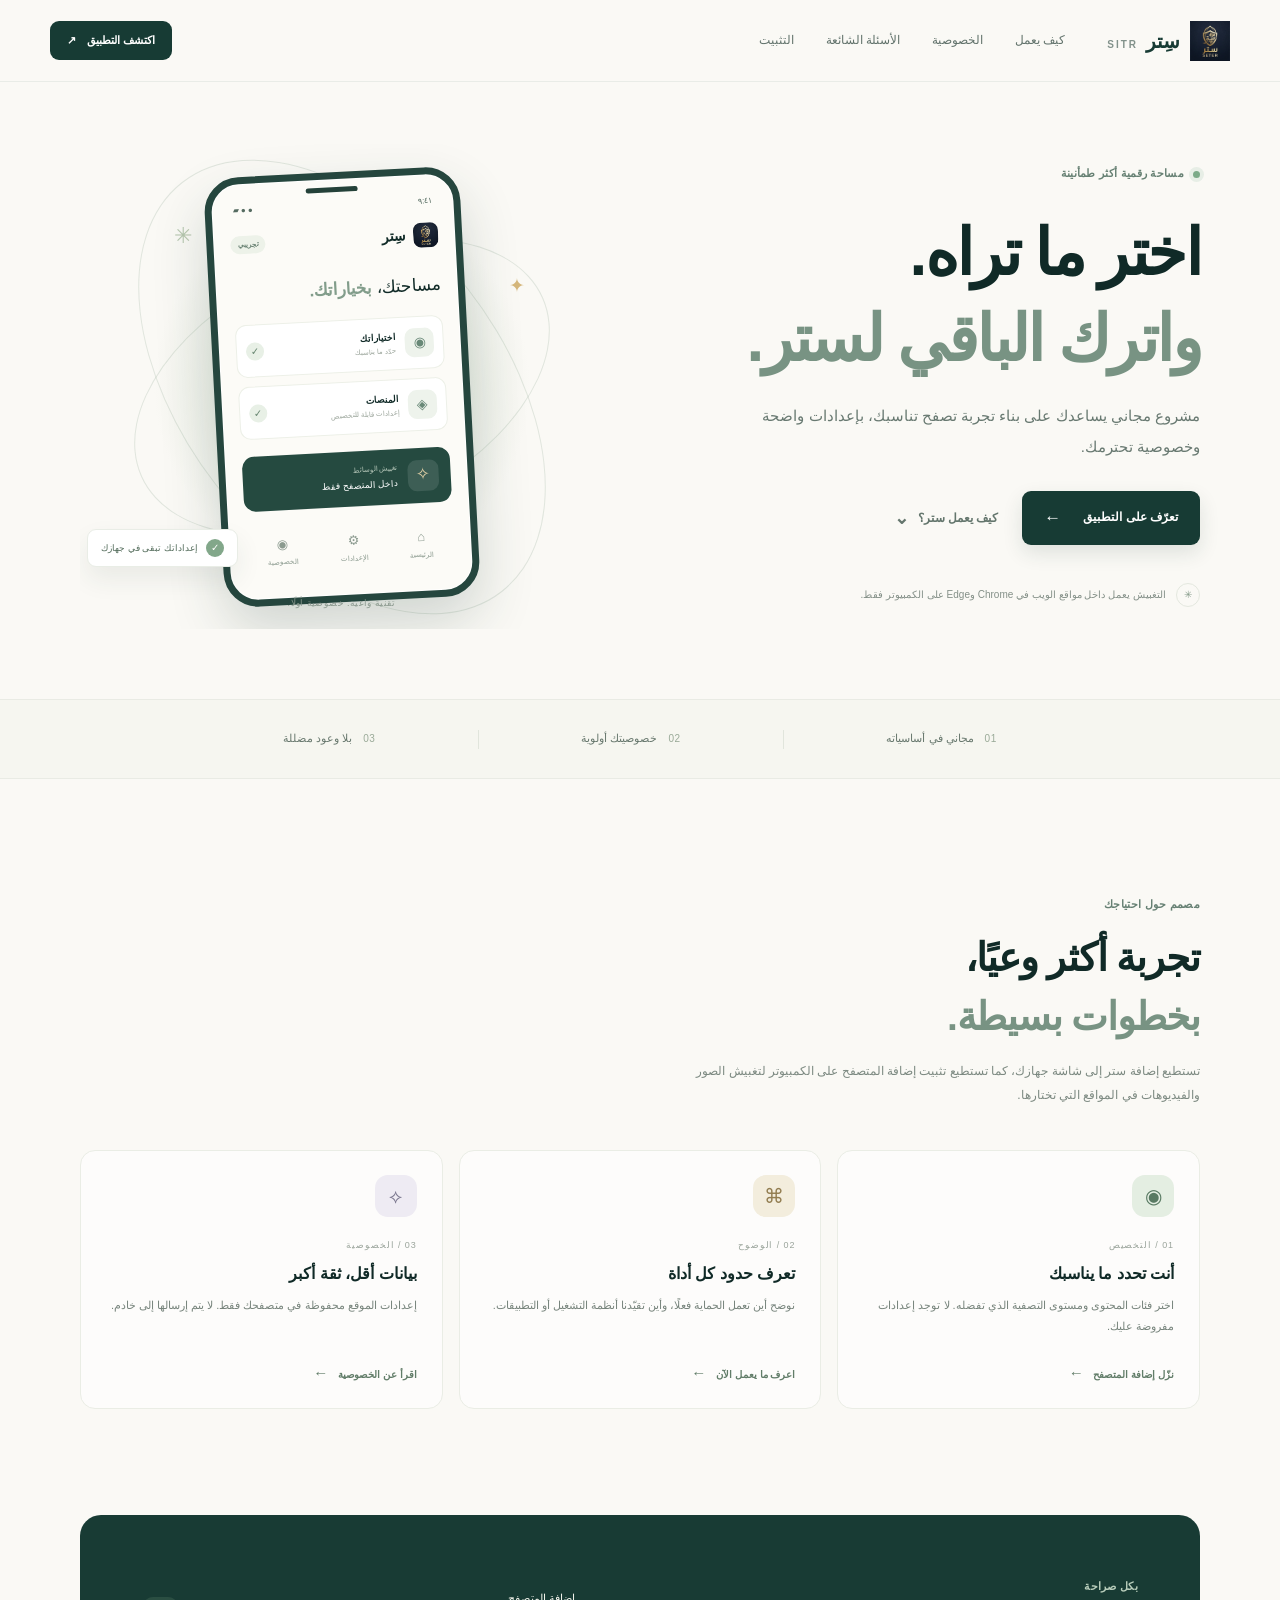
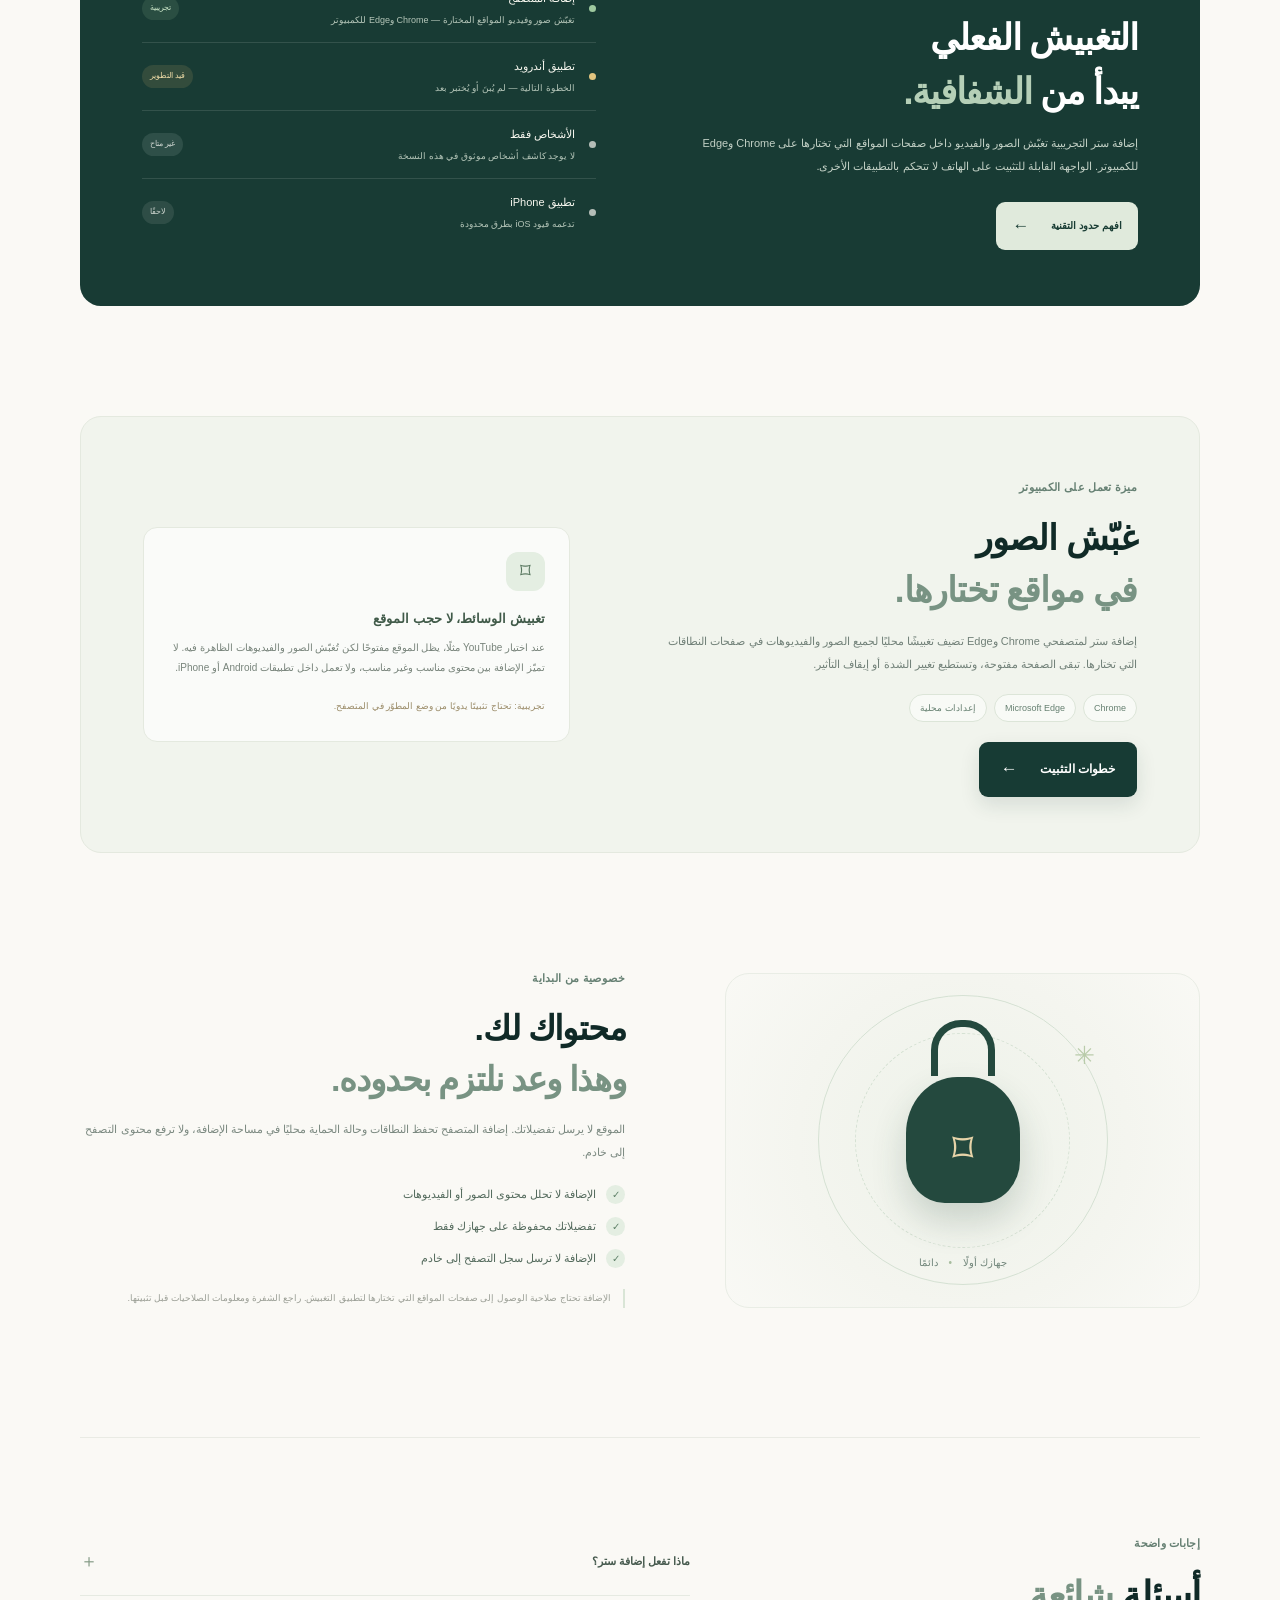
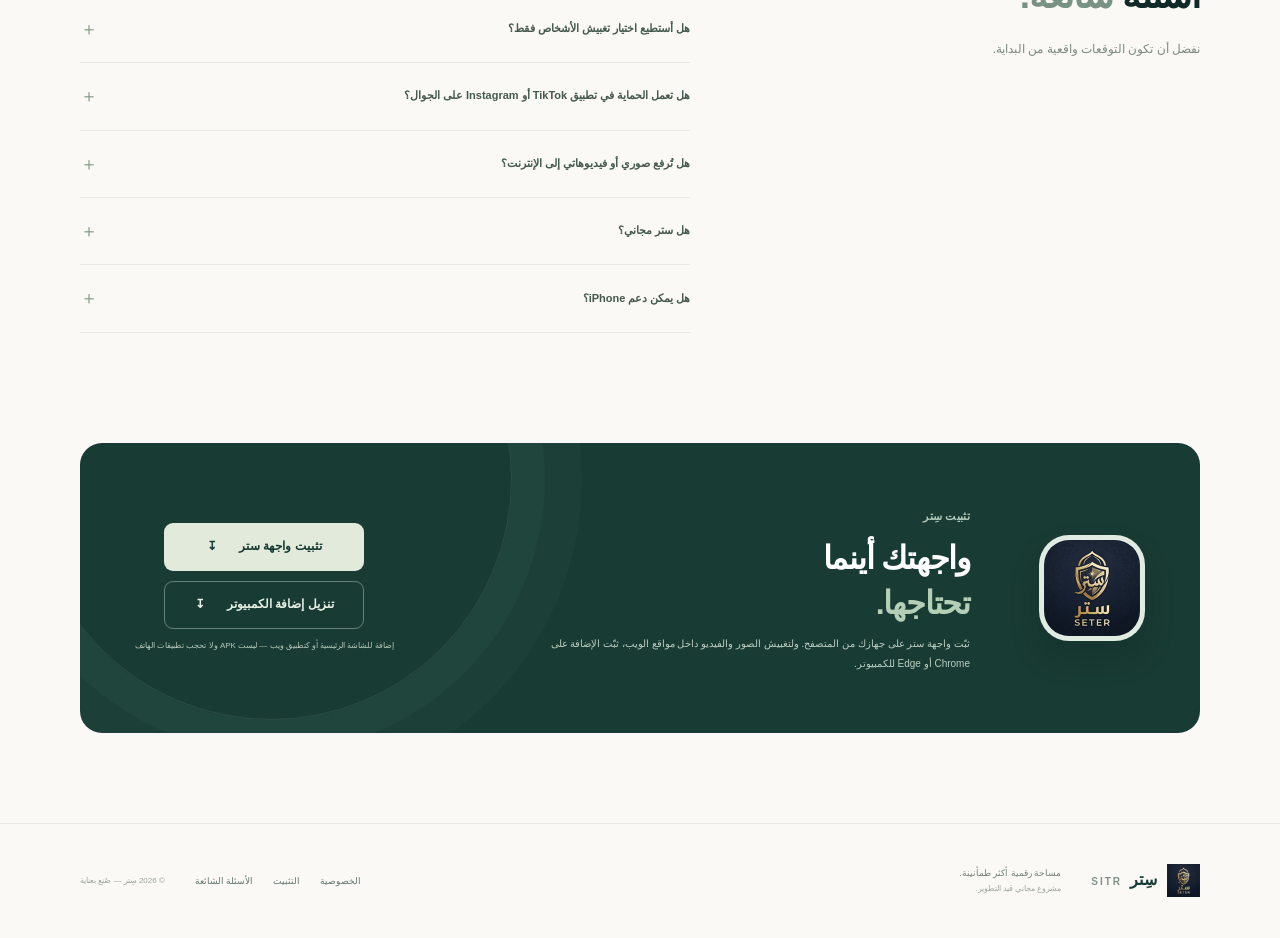
<file: index.html>
<!doctype html>
<html lang="ar" dir="rtl">
  <head>
    <meta charset="utf-8">
    <meta name="viewport" content="width=device-width, initial-scale=1">
    <meta name="theme-color" content="#102a27">
    <meta name="description" content="ستر مشروع مجاني يهدف إلى مساعدتك على تصفح أكثر طمأنينة، مع خصوصية تبدأ من جهازك.">
    <meta name="apple-mobile-web-app-capable" content="yes">
    <meta name="apple-mobile-web-app-title" content="سِتر">
    <title>ستر | مساحة أهدأ على الإنترنت</title>
    <link rel="icon" href="assets/sitr-icon-192.png" type="image/png">
    <link rel="apple-touch-icon" href="assets/sitr-icon-192.png">
    <link rel="manifest" href="manifest.webmanifest">
    <link rel="stylesheet" href="styles.css">
    <script src="pwa.js" defer></script>
    <script src="app.js" defer></script>
  </head>
  <body>
    <a class="skip-link" href="#main">انتقل إلى المحتوى</a>
    <header class="site-header">
      <a class="brand" href="#home" aria-label="ستر، الصفحة الرئيسية">
        <span class="brand-mark" aria-hidden="true"><img src="assets/sitr-icon-192.png" alt=""></span>
        <span class="brand-name">سِتر<span class="brand-latin">SITR</span></span>
      </a>
      <button class="menu-toggle" type="button" aria-expanded="false" aria-controls="main-nav" aria-label="فتح القائمة">
        <span></span><span></span><span></span>
      </button>
      <nav class="main-nav" id="main-nav" aria-label="القائمة الرئيسية">
        <a href="#how">كيف يعمل</a>
        <a href="#privacy">الخصوصية</a>
        <a href="#faq">الأسئلة الشائعة</a>
        <a href="#download">التثبيت</a>
      </nav>
      <a class="header-cta" href="#download">اكتشف التطبيق <span aria-hidden="true">↗</span></a>
    </header>

    <main id="main">
      <section class="hero section-wrap" id="home">
        <div class="hero-copy">
          <span class="eyebrow"><span class="eyebrow-dot"></span> مساحة رقمية أكثر طمأنينة</span>
          <h1>اختر ما تراه.<br><span>واترك الباقي لستر.</span></h1>
          <p class="hero-lede">مشروع مجاني يساعدك على بناء تجربة تصفح تناسبك، بإعدادات واضحة وخصوصية تحترمك.</p>
          <div class="hero-actions">
            <a class="button button-primary" href="#download">تعرّف على التطبيق <span aria-hidden="true">←</span></a>
            <a class="text-link" href="#how">كيف يعمل ستر؟ <span aria-hidden="true">⌄</span></a>
          </div>
          <div class="hero-note"><span class="note-icon" aria-hidden="true">✳</span><span>التغبيش يعمل داخل مواقع الويب في Chrome وEdge على الكمبيوتر فقط.</span></div>
        </div>
        <div class="hero-art" aria-label="رسم توضيحي لواجهة إعدادات ستر">
          <div class="art-orbit orbit-one"></div><div class="art-orbit orbit-two"></div>
          <div class="art-spark spark-one">✳</div><div class="art-spark spark-two">✦</div>
          <div class="phone">
            <div class="phone-top"><span>٩:٤١</span><span>● ● ▰</span></div>
            <div class="phone-brand"><img src="assets/sitr-icon-192.png" alt=""><span>سِتر</span><span class="tiny-status">تجريبي</span></div>
            <p class="phone-greeting">مساحتك، <strong>بخياراتك.</strong></p>
            <div class="phone-card"><span class="card-symbol">◉</span><span><strong>اختياراتك</strong><small>حدّد ما يناسبك</small></span><span class="check">✓</span></div>
            <div class="phone-card"><span class="card-symbol">◈</span><span><strong>المنصات</strong><small>إعدادات قابلة للتخصيص</small></span><span class="check">✓</span></div>
            <div class="phone-protection"><span class="protection-icon">✧</span><span><small>تغبيش الوسائط</small><strong>داخل المتصفح فقط</strong></span></div>
            <div class="phone-nav"><span>⌂<small>الرئيسية</small></span><span>⚙<small>الإعدادات</small></span><span>◉<small>الخصوصية</small></span></div>
          </div>
          <div class="floating-pill"><span class="pill-check">✓</span> إعداداتك تبقى في جهازك</div>
          <span class="art-caption">تقنية واعية. خصوصية أولًا.</span>
        </div>
      </section>

      <section class="trust-strip" aria-label="مبادئ ستر">
        <div><span>01</span> مجاني في أساسياته</div><i></i><div><span>02</span> خصوصيتك أولوية</div><i></i><div><span>03</span> بلا وعود مضللة</div>
      </section>

      <section class="section section-wrap" id="how">
        <div class="section-heading">
          <span class="eyebrow">مصمم حول احتياجك</span>
          <h2>تجربة أكثر وعيًا،<br><span>بخطوات بسيطة.</span></h2>
          <p>تستطيع إضافة ستر إلى شاشة جهازك، كما تستطيع تثبيت إضافة المتصفح على الكمبيوتر لتغبيش الصور والفيديوهات في المواقع التي تختارها.</p>
        </div>
        <div class="feature-grid">
          <article class="feature-card">
            <span class="feature-icon icon-sage">◉</span><span class="feature-number">01 / التخصيص</span>
            <h3>أنت تحدد ما يناسبك</h3><p>اختر فئات المحتوى ومستوى التصفية الذي تفضله. لا توجد إعدادات مفروضة عليك.</p>
            <a href="#download">نزّل إضافة المتصفح <span aria-hidden="true">←</span></a>
          </article>
          <article class="feature-card">
            <span class="feature-icon icon-sand">⌘</span><span class="feature-number">02 / الوضوح</span>
            <h3>تعرف حدود كل أداة</h3><p>نوضح أين تعمل الحماية فعلًا، وأين تقيّدنا أنظمة التشغيل أو التطبيقات.</p>
            <a href="#capabilities">اعرف ما يعمل الآن <span aria-hidden="true">←</span></a>
          </article>
          <article class="feature-card">
            <span class="feature-icon icon-lilac">⟡</span><span class="feature-number">03 / الخصوصية</span>
            <h3>بيانات أقل، ثقة أكبر</h3><p>إعدادات الموقع محفوظة في متصفحك فقط. لا يتم إرسالها إلى خادم.</p>
            <a href="#privacy">اقرأ عن الخصوصية <span aria-hidden="true">←</span></a>
          </article>
        </div>
      </section>

      <section class="capabilities section-wrap" id="capabilities">
        <div class="capability-copy">
          <span class="eyebrow">بكل صراحة</span>
          <h2>التغبيش الفعلي<br>يبدأ من <span>الشفافية.</span></h2>
          <p>إضافة ستر التجريبية تغبّش الصور والفيديو داخل صفحات المواقع التي تختارها على Chrome وEdge للكمبيوتر. الواجهة القابلة للتثبيت على الهاتف لا تتحكم بالتطبيقات الأخرى.</p>
          <a class="button button-light" href="#faq">افهم حدود التقنية <span aria-hidden="true">←</span></a>
        </div>
        <div class="capability-list">
          <div class="capability-row"><span class="status-dot status-live"></span><div><strong>إضافة المتصفح</strong><small>تغبّش صور وفيديو المواقع المختارة — Chrome وEdge للكمبيوتر</small></div><span class="status-tag tag-live">تجريبية</span></div>
          <div class="capability-row"><span class="status-dot status-build"></span><div><strong>تطبيق أندرويد</strong><small>الخطوة التالية — لم يُبنَ أو يُختبر بعد</small></div><span class="status-tag tag-build">قيد التطوير</span></div>
          <div class="capability-row"><span class="status-dot status-limited"></span><div><strong>الأشخاص فقط</strong><small>لا يوجد كاشف أشخاص موثوق في هذه النسخة</small></div><span class="status-tag tag-limited">غير متاح</span></div>
          <div class="capability-row"><span class="status-dot status-limited"></span><div><strong>تطبيق iPhone</strong><small>تدعمه قيود iOS بطرق محدودة</small></div><span class="status-tag tag-limited">لاحقًا</span></div>
        </div>
      </section>

      <section class="browser-tool section-wrap" id="browser-tool">
        <div class="browser-tool-copy">
          <span class="eyebrow">ميزة تعمل على الكمبيوتر</span>
          <h2>غبّش الصور<br><span>في مواقع تختارها.</span></h2>
          <p>إضافة ستر لمتصفحي Chrome وEdge تضيف تغبيشًا محليًا لجميع الصور والفيديوهات في صفحات النطاقات التي تختارها. تبقى الصفحة مفتوحة، وتستطيع تغيير الشدة أو إيقاف التأثير.</p>
          <div class="browser-chips"><span>Chrome</span><span>Microsoft Edge</span><span>إعدادات محلية</span></div>
          <a class="button button-primary" href="https://github.com/sitr-project/sitr/blob/main/browser-extension/README.md">خطوات التثبيت <span aria-hidden="true">←</span></a>
        </div>
        <div class="browser-tool-note">
          <span class="note-shield" aria-hidden="true">⌑</span>
          <strong>تغبيش الوسائط، لا حجب الموقع</strong>
          <p>عند اختيار YouTube مثلًا، يظل الموقع مفتوحًا لكن تُغبّش الصور والفيديوهات الظاهرة فيه. لا تميّز الإضافة بين محتوى مناسب وغير مناسب، ولا تعمل داخل تطبيقات Android أو iPhone.</p>
          <small>تجريبية: تحتاج تثبيتًا يدويًا من وضع المطوّر في المتصفح.</small>
        </div>
      </section>

      <section class="privacy-section section-wrap" id="privacy">
        <div class="privacy-visual" aria-hidden="true">
          <div class="privacy-ring ring-large"></div><div class="privacy-ring ring-small"></div>
          <div class="privacy-lock"><span>⌑</span></div><div class="privacy-star">✳</div>
          <div class="privacy-label">جهازك أولًا <span>•</span> دائمًا</div>
        </div>
        <div class="privacy-copy">
          <span class="eyebrow">خصوصية من البداية</span>
          <h2>محتواك لك.<br><span>وهذا وعد نلتزم بحدوده.</span></h2>
          <p>الموقع لا يرسل تفضيلاتك. إضافة المتصفح تحفظ النطاقات وحالة الحماية محليًا في مساحة الإضافة، ولا ترفع محتوى التصفح إلى خادم.</p>
          <ul class="privacy-points">
            <li><span>✓</span> الإضافة لا تحلل محتوى الصور أو الفيديوهات</li>
            <li><span>✓</span> تفضيلاتك محفوظة على جهازك فقط</li>
            <li><span>✓</span> الإضافة لا ترسل سجل التصفح إلى خادم</li>
          </ul>
          <p class="privacy-caveat">الإضافة تحتاج صلاحية الوصول إلى صفحات المواقع التي تختارها لتطبيق التغبيش. راجع الشفرة ومعلومات الصلاحيات قبل تثبيتها.</p>
        </div>
      </section>

      <section class="faq-section section-wrap" id="faq">
        <div class="faq-heading"><span class="eyebrow">إجابات واضحة</span><h2>أسئلة <span>شائعة.</span></h2><p>نفضل أن تكون التوقعات واقعية من البداية.</p></div>
        <div class="faq-list">
          <details><summary>ماذا تفعل إضافة ستر؟<span>＋</span></summary><p>تغبيش الصور والفيديوهات داخل نطاقات المواقع التي تختارها في Chrome أو Edge على الكمبيوتر. لا تحلل ما بداخل الوسائط ولا تعمل في تطبيقات التواصل على الهاتف.</p></details>
          <details><summary>هل أستطيع اختيار تغبيش الأشخاص فقط؟<span>＋</span></summary><p>ليس بعد. كشف الأشخاص يحتاج نموذجًا محليًا موثوقًا، ولا نخمن جنس الأشخاص من الصور. المتاح الآن تغبيش جميع الصور والفيديوهات في الموقع المختار.</p></details>
          <details><summary>هل تعمل الحماية في تطبيق TikTok أو Instagram على الجوال؟<span>＋</span></summary><p>لا. تثبيت الموقع على الشاشة الرئيسية يجعله يفتح كواجهة تطبيق، لكنه لا يستطيع تغيير التطبيقات الأخرى. التغبيش الفعلي في هذه النسخة يعمل داخل صفحات الويب على Chrome وEdge للكمبيوتر فقط.</p></details>
          <details><summary>هل تُرفع صوري أو فيديوهاتي إلى الإنترنت؟<span>＋</span></summary><p>لا. الإضافة تضيف تأثير CSS محليًا على عناصر الصور والفيديو في صفحات المواقع المختارة، ولا ترسلها إلى خادم.</p></details>
          <details><summary>هل ستر مجاني؟<span>＋</span></summary><p>واجهة ستر وإضافة المتصفح مجانية. الإضافة تجريبية ويجب تحميلها يدويًا. لا يوجد تطبيق Android أصلي في الوقت الحالي.</p></details>
          <details><summary>هل يمكن دعم iPhone؟<span>＋</span></summary><p>يمكن دراسة خيارات مثل Screen Time وFamily Controls، لكنها تتطلب استحقاقات وموافقات من Apple ولا تمنح تحكمًا حرًا بمحتوى التطبيقات الأخرى. دعم iPhone ليس متاحًا حاليًا.</p></details>
        </div>
      </section>

      <section class="download-section section-wrap" id="download">
        <div class="download-orb"><img src="assets/sitr-icon-192.png" alt="شعار ستر"></div>
        <div class="download-copy"><span class="eyebrow">تثبيت سِتر</span><h2>واجهتك أينما<br><span>تحتاجها.</span></h2><p>ثبّت واجهة ستر على جهازك من المتصفح. ولتغبيش الصور والفيديو داخل مواقع الويب، ثبّت الإضافة على Chrome أو Edge للكمبيوتر.</p></div>
        <div class="download-action">
          <button class="button button-download" id="install-pwa-button" type="button">تثبيت واجهة ستر <span aria-hidden="true">↧</span></button>
          <a class="button button-download button-extension" href="browser-extension/sitr-browser-extension.zip" download>تنزيل إضافة الكمبيوتر <span aria-hidden="true">↧</span></a>
          <small id="install-note">إضافة للشاشة الرئيسية أو كتطبيق ويب — ليست APK ولا تحجب تطبيقات الهاتف</small>
        </div>
      </section>
      <dialog class="install-dialog" id="install-dialog">
        <form method="dialog"><button class="dialog-close" aria-label="إغلاق">×</button></form>
        <span class="eyebrow">تثبيت ستر على جهازك</span>
        <h2>اختر طريقة التثبيت</h2>
        <ul>
          <li><strong>Android:</strong> من Chrome افتح قائمة ⋮ ثم اختر «تثبيت التطبيق» أو «إضافة إلى الشاشة الرئيسية».</li>
          <li><strong>iPhone/iPad:</strong> افتح الموقع في Safari، اضغط «مشاركة» ثم «إضافة إلى الشاشة الرئيسية».</li>
          <li><strong>الكمبيوتر:</strong> في Chrome أو Edge اضغط رمز التثبيت قرب شريط العنوان، أو اختر «تثبيت هذا الموقع كتطبيق» من قائمة المتصفح.</li>
        </ul>
        <p>هذا يثبت واجهة الموقع فقط. لتغبيش محتوى صفحات الويب على الكمبيوتر، نزّل إضافة ستر وثبّتها يدويًا. لا يعمل التغبيش داخل تطبيقات الهاتف.</p>
        <form method="dialog"><button class="button button-primary">فهمت</button></form>
      </dialog>
    </main>

    <footer class="site-footer">
      <a class="brand footer-brand" href="#home"><span class="brand-mark"><img src="assets/sitr-icon-192.png" alt=""></span><span class="brand-name">سِتر<span class="brand-latin">SITR</span></span></a>
      <p>مساحة رقمية أكثر طمأنينة. <span>مشروع مجاني قيد التطوير.</span></p>
      <div class="footer-links"><a href="#privacy">الخصوصية</a><a href="#download">التثبيت</a><a href="#faq">الأسئلة الشائعة</a></div>
      <small>© <span id="year"></span> سِتر — صُنع بعناية</small>
    </footer>
  </body>
</html>
</file>
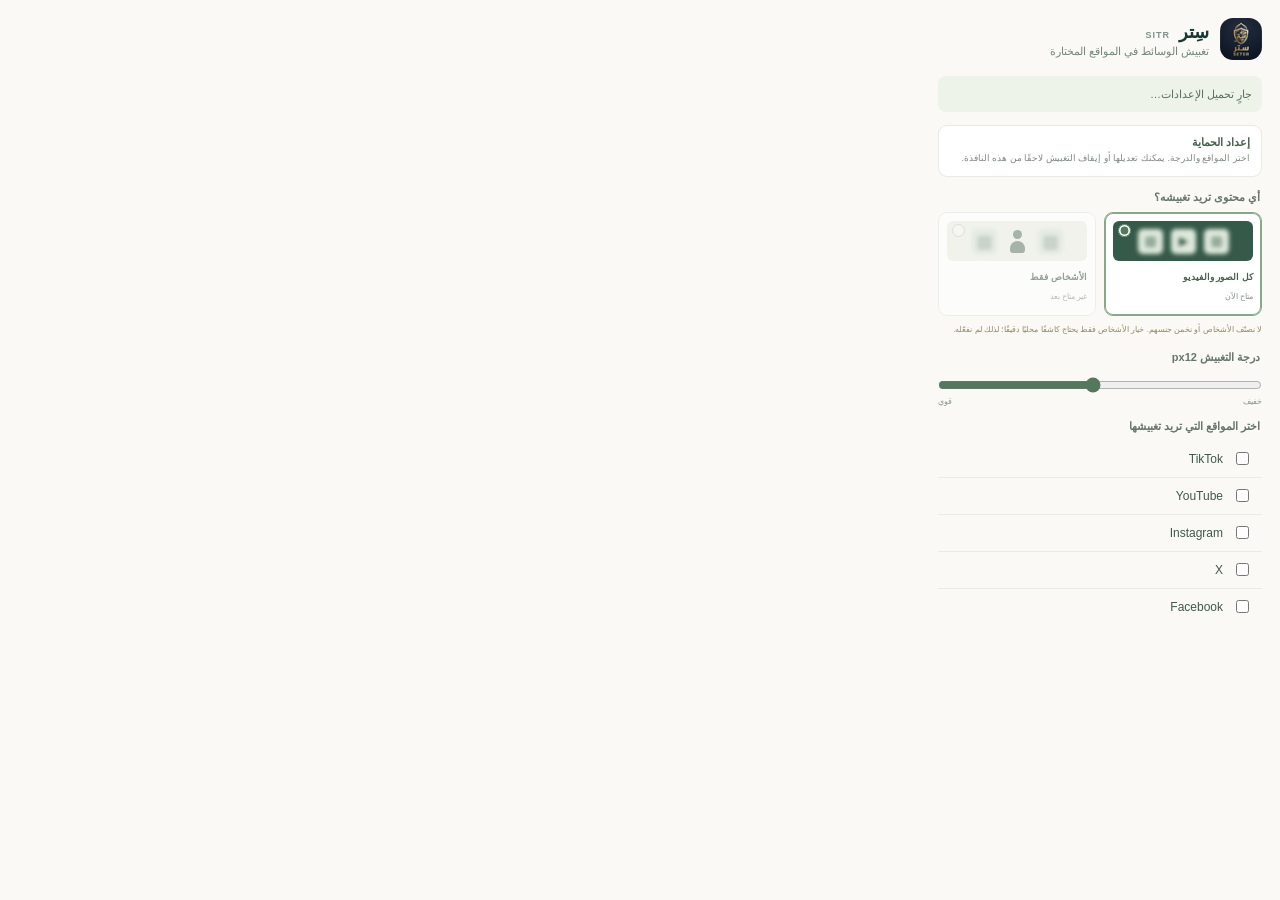
<file: browser-extension/popup.html>
<!doctype html>
<html lang="ar" dir="rtl">
  <head>
    <meta charset="utf-8">
    <meta name="viewport" content="width=device-width, initial-scale=1">
    <title>إعدادات ستر</title>
    <link rel="stylesheet" href="popup.css">
    <script src="popup.js" defer></script>
  </head>
  <body>
    <main>
      <header>
        <img src="icon-48.png" alt="">
        <div><h1>سِتر <span>SITR</span></h1><p>تغبيش الوسائط في المواقع المختارة</p></div>
      </header>
      <div class="status" id="status" role="status" aria-live="polite">جارٍ تحميل الإعدادات…</div>

      <section class="welcome" id="welcome">
        <strong>إعداد الحماية</strong>
        <p>اختر المواقع والدرجة. يمكنك تعديلها أو إيقاف التغبيش لاحقًا من هذه النافذة.</p>
      </section>

      <fieldset>
        <legend>أي محتوى تريد تغبيشه؟</legend>
        <div class="mode-options">
          <label class="mode-card selected">
            <input type="radio" name="blur-mode" value="all-media" checked>
            <span class="sample sample-all" aria-label="مثال: تغبيش جميع الصور والفيديو"><i>▧</i><i>▶</i><i>▧</i></span>
            <b>كل الصور والفيديو</b>
            <small>متاح الآن</small>
          </label>
          <label class="mode-card disabled" title="كاشف الأشخاص غير متاح بعد">
            <input type="radio" name="blur-mode" value="people-only" disabled>
            <span class="sample sample-person" aria-label="مثال توضيحي لكشف الأشخاص فقط"><i>▧</i><i class="person-silhouette"><b></b></i><i>▧</i></span>
            <b>الأشخاص فقط</b>
            <small>غير متاح بعد</small>
          </label>
        </div>
        <p class="mode-note">لا نصنّف الأشخاص أو نخمن جنسهم. خيار الأشخاص فقط يحتاج كاشفًا محليًا دقيقًا؛ لذلك لم نفعّله.</p>
      </fieldset>

      <fieldset>
        <legend>درجة التغبيش <output id="blur-value" for="blur-strength">12</output>px</legend>
        <input id="blur-strength" class="blur-slider" type="range" min="1" max="24" step="1" value="12">
        <div class="range-labels"><span>خفيف</span><span>قوي</span></div>
      </fieldset>

      <fieldset>
        <legend>اختر المواقع التي تريد تغبيشها</legend>
        <label class="site-choice"><input type="checkbox" name="preset" value="tiktok.com"><span>TikTok</span></label>
        <label class="site-choice"><input type="checkbox" name="preset" value="youtube.com"><span>YouTube</span></label>
        <label class="site-choice"><input type="checkbox" name="preset" value="instagram.com"><span>Instagram</span></label>
        <label class="site-choice"><input type="checkbox" name="preset" value="x.com"><span>X</span></label>
        <label class="site-choice"><input type="checkbox" name="preset" value="facebook.com"><span>Facebook</span></label>
        <label class="site-choice"><input type="checkbox" name="preset" value="telegram.org"><span>Telegram Web</span></label>
        <label class="site-choice"><input type="checkbox" name="preset" value="google.com"><span>Google Search</span></label>
        <label class="site-choice"><input type="checkbox" name="preset" value="custom-browser"><span>مواقع ومتصفحات أخرى</span></label>
      </fieldset>

      <fieldset>
        <legend>أضف نطاقًا يدويًا</legend>
        <div class="add-domain">
          <input id="domain-input" type="text" inputmode="url" autocomplete="off" placeholder="example.com" aria-label="اسم النطاق">
          <button id="add-domain" type="button">إضافة</button>
        </div>
        <div id="custom-domains" class="custom-domains"></div>
        <small>اكتب اسم النطاق فقط، دون https:// أو مسار.</small>
      </fieldset>

      <button id="save-button" class="button secondary" type="button">حفظ الإعدادات</button>
      <button id="protection-button" class="button primary" type="button" disabled>تشغيل التغبيش</button>
      <p class="disclaimer">يُغَبّش الصور والفيديوهات داخل صفحات الويب المختارة فقط. لا يعمل داخل تطبيقات التواصل أو في متصفحات الهاتف.</p>
    </main>
  </body>
</html>
</file>
<file: styles.css>
:root {
  color-scheme: light;
  --ink: #173b34;
  --ink-deep: #102a27;
  --ink-soft: #49655e;
  --muted: #75867f;
  --paper: #faf9f5;
  --white: #fff;
  --line: #e6e9e2;
  --sage: #dce9dd;
  --sage-dark: #c1d8c7;
  --gold: #d5b77c;
  --font: "IBM Plex Sans Arabic", "Segoe UI", Tahoma, sans-serif;
}

* { box-sizing: border-box; }
html { scroll-behavior: smooth; scroll-padding-top: 92px; }
body {
  margin: 0;
  color: var(--ink-deep);
  background: var(--paper);
  font-family: var(--font);
  font-size: 15px;
  line-height: 1.8;
  -webkit-font-smoothing: antialiased;
}
a { color: inherit; text-decoration: none; }
button, input, select, textarea { font: inherit; }
button, a, input, select, textarea { -webkit-tap-highlight-color: transparent; }
::selection { color: var(--ink-deep); background: #d8e7d9; }
.section-wrap { width: min(1120px, calc(100% - 64px)); margin-inline: auto; }
.skip-link { position: fixed; z-index: 20; top: 10px; right: 10px; padding: 10px 16px; transform: translateY(-150%); color: white; background: var(--ink); border-radius: 8px; }
.skip-link:focus { transform: translateY(0); }

.site-header {
  height: 82px;
  padding-inline: max(32px, calc((100% - 1180px) / 2));
  display: flex;
  align-items: center;
  gap: 42px;
  border-bottom: 1px solid rgba(23,59,52,.07);
  background: rgba(250,249,245,.94);
  position: sticky;
  top: 0;
  z-index: 10;
  backdrop-filter: blur(14px);
}
.brand { display: inline-flex; align-items: center; gap: 10px; flex-shrink: 0; }
.brand-mark { display: grid; place-items: center; width: 40px; height: 40px; border-radius: 14px; background: #dce9dd; }
.brand-mark img { width: 100%; height: 100%; }
.brand-name { display: flex; align-items: baseline; gap: 8px; color: var(--ink); font-size: 20px; font-weight: 700; }
.brand-latin { color: #82928b; font-family: Arial, sans-serif; font-size: 10px; font-weight: 600; letter-spacing: 2px; }
.main-nav { display: flex; align-items: center; gap: 32px; flex: 1; }
.main-nav a, .footer-links a { color: #62736c; font-size: 12px; font-weight: 500; transition: color .2s ease; }
.main-nav a:hover, .footer-links a:hover { color: var(--ink); }
.header-cta { padding: 10px 17px; color: white; background: var(--ink); border-radius: 9px; font-size: 11px; font-weight: 600; white-space: nowrap; transition: background .2s, transform .2s; }
.header-cta:hover { background: #24574b; transform: translateY(-1px); }
.header-cta span { margin-right: 8px; }
.menu-toggle { display: none; }

.hero { min-height: 610px; display: grid; grid-template-columns: 1fr .94fr; align-items: center; gap: 40px; padding-block: 62px 70px; }
.hero-copy { padding-bottom: 7px; }
.eyebrow { display: inline-flex; align-items: center; gap: 9px; color: #668073; font-size: 11px; font-weight: 600; letter-spacing: .3px; }
.eyebrow-dot { width: 7px; height: 7px; border-radius: 50%; background: #7caa88; box-shadow: 0 0 0 4px #e7eee6; }
h1, h2, h3, p { margin-top: 0; }
.hero h1 { margin: 24px 0 17px; color: var(--ink-deep); font-size: clamp(45px, 5vw, 66px); line-height: 1.35; letter-spacing: -2.6px; font-weight: 600; }
.hero h1 span, .section-heading h2 span, .privacy-copy h2 span, .faq-heading h2 span, .download-copy h2 span { color: #789383; }
.hero-lede { max-width: 450px; margin-bottom: 28px; color: #687971; font-size: 15px; line-height: 2.1; }
.hero-actions { display: flex; align-items: center; gap: 24px; }
.button { display: inline-flex; min-height: 48px; align-items: center; justify-content: center; gap: 22px; padding: 11px 21px; border: 1px solid transparent; border-radius: 9px; font-size: 12px; font-weight: 600; cursor: pointer; transition: transform .2s, background .2s, box-shadow .2s; }
.button:hover { transform: translateY(-2px); }
.button-primary { color: white; background: var(--ink); box-shadow: 0 8px 20px rgba(23,59,52,.12); }
.button-primary:hover { background: #24574b; box-shadow: 0 10px 24px rgba(23,59,52,.18); }
.button-primary span, .button-light span, .button-outline span { font-size: 17px; }
.text-link { color: #64766d; font-size: 12px; font-weight: 600; }
.text-link span { margin-right: 5px; font-size: 18px; vertical-align: -2px; }
.hero-note { display: flex; gap: 10px; align-items: center; margin-top: 38px; color: #849088; font-size: 10px; }
.note-icon { display: grid; width: 24px; height: 24px; place-items: center; border: 1px solid #e4e8df; border-radius: 50%; color: #869b8a; }

.hero-art { position: relative; min-height: 485px; display: grid; place-items: center; overflow: hidden; isolation: isolate; }
.hero-art::before { content: ""; position: absolute; z-index: -2; width: 380px; height: 380px; border-radius: 50%; background: radial-gradient(circle, #e8efe6 0, #edf0e8 48%, rgba(237,240,232,0) 70%); }
.art-orbit { position: absolute; z-index: -1; border: 1px solid rgba(132,158,139,.22); border-radius: 50%; transform: rotate(-24deg); }
.orbit-one { width: 440px; height: 260px; }
.orbit-two { width: 520px; height: 320px; transform: rotate(52deg); }
.phone { position: relative; width: 256px; height: 430px; padding: 13px 17px; border: 7px solid #25463e; border-radius: 35px; background: #fcfbf7; box-shadow: 0 25px 55px rgba(30,63,51,.19), inset 0 0 0 1px #fff; transform: rotate(-3deg); }
.phone::before { content: ""; position: absolute; top: 8px; right: 50%; width: 52px; height: 5px; transform: translateX(50%); border-radius: 4px; background: #244139; }
.phone-top { display: flex; justify-content: space-between; padding: 7px 4px 10px; color: #556b61; font-family: Arial, sans-serif; font-size: 8px; }
.phone-brand { display: flex; align-items: center; gap: 7px; margin-top: 4px; font-size: 14px; font-weight: 700; }
.phone-brand img { width: 25px; height: 25px; border-radius: 8px; }
.tiny-status { margin-right: auto; padding: 3px 7px; color: #688172; background: #edf2e9; border-radius: 12px; font-size: 7px; }
.phone-greeting { margin: 22px 0 15px; font-size: 17px; }
.phone-greeting strong { color: #829d8b; }
.phone-card { display: flex; align-items: center; gap: 9px; margin-bottom: 9px; padding: 11px 9px; border: 1px solid #edf0e8; border-radius: 11px; background: #fff; }
.card-symbol { display: grid; width: 29px; height: 29px; place-items: center; color: #688877; background: #eef3ec; border-radius: 9px; font-size: 14px; }
.phone-card strong, .phone-card small, .phone-protection small, .phone-protection strong { display: block; }
.phone-card strong { font-size: 9px; }
.phone-card small { color: #9ba59b; font-size: 7px; }
.check { display: grid; width: 18px; height: 18px; margin-right: auto; place-items: center; color: #61816b; background: #e8f0e6; border-radius: 50%; font-size: 10px; }
.phone-protection { display: flex; align-items: center; gap: 10px; margin-top: 17px; padding: 12px; color: white; background: #254a40; border-radius: 12px; }
.protection-icon { display: grid; width: 31px; height: 31px; place-items: center; color: #e6d3a8; background: rgba(255,255,255,.11); border-radius: 9px; font-size: 17px; }
.phone-protection small { color: #b7c8ba; font-size: 7px; }
.phone-protection strong { font-size: 9px; font-weight: 500; }
.phone-nav { display: flex; justify-content: space-around; margin-top: 22px; color: #8b9a8f; text-align: center; font-size: 13px; }
.phone-nav small { display: block; font-size: 7px; }
.floating-pill { position: absolute; bottom: 62px; left: 7px; display: flex; align-items: center; gap: 8px; padding: 9px 13px; color: #536c5b; background: #fff; border: 1px solid #e9ede6; border-radius: 9px; box-shadow: 0 12px 26px rgba(39,67,54,.08); font-size: 9px; }
.pill-check { display: grid; width: 18px; height: 18px; place-items: center; color: #fff; background: #82a78a; border-radius: 50%; font-size: 10px; }
.art-spark { position: absolute; color: #b6c6ae; }
.spark-one { top: 72px; left: 18%; font-size: 22px; }
.spark-two { top: 125px; right: 15%; color: #d5b77c; font-size: 19px; }
.art-caption { position: absolute; bottom: 18px; right: 50%; transform: translateX(50%); color: #89978d; font-size: 9px; letter-spacing: .4px; }

.trust-strip { display: flex; justify-content: center; align-items: center; gap: clamp(24px, 8vw, 110px); min-height: 80px; border-block: 1px solid #e9ebe4; background: #f6f6f0; color: #68786e; font-size: 11px; }
.trust-strip div { display: flex; align-items: center; gap: 11px; }
.trust-strip div span { color: #9aaa98; font-family: Arial, sans-serif; font-size: 10px; letter-spacing: .6px; }
.trust-strip i { width: 1px; height: 19px; background: #e1e5dc; }

.section { padding-block: 110px 106px; }
.section-heading { max-width: 560px; margin-bottom: 43px; }
.section-heading h2, .privacy-copy h2, .faq-heading h2, .download-copy h2, .capability-copy h2 { margin: 13px 0 13px; font-size: 39px; line-height: 1.5; letter-spacing: -1.2px; font-weight: 600; }
.section-heading p, .faq-heading > p { max-width: 550px; margin: 0; color: #7c8981; font-size: 12px; line-height: 2; }
.feature-grid { display: grid; grid-template-columns: repeat(3, 1fr); gap: 16px; }
.feature-card { min-height: 250px; padding: 24px 25px 22px; border: 1px solid #eaede5; border-radius: 15px; background: rgba(255,255,255,.62); transition: border-color .2s, transform .2s, box-shadow .2s; }
.feature-card:hover { transform: translateY(-4px); border-color: #d6e0d4; box-shadow: 0 15px 35px rgba(32,61,48,.055); }
.feature-icon { display: grid; width: 42px; height: 42px; margin-bottom: 20px; place-items: center; border-radius: 13px; font-size: 20px; }
.icon-sage { color: #597a63; background: #e4eee2; }.icon-sand { color: #927d51; background: #f3eddd; }.icon-lilac { color: #7b778f; background: #eeebf3; }
.feature-number { display: block; margin-bottom: 7px; color: #9aa49b; font-family: Arial, sans-serif; font-size: 9px; letter-spacing: .9px; }
.feature-card h3 { margin: 0 0 6px; font-size: 16px; font-weight: 600; }
.feature-card p { min-height: 48px; margin-bottom: 16px; color: #77847c; font-size: 11px; line-height: 1.9; }
.feature-card a { color: #627d69; font-size: 10px; font-weight: 600; }
.feature-card a span { margin-right: 7px; font-size: 15px; }

.capabilities { display: grid; grid-template-columns: 1fr .95fr; gap: 65px; align-items: center; margin-bottom: 110px; padding: 55px 62px; border-radius: 21px; background: #183b34; color: white; }
.capability-copy .eyebrow { color: #b8cdbb; }
.capability-copy h2 { margin-top: 13px; color: white; font-size: 36px; }
.capability-copy h2 span { color: #b5cfb7; }
.capability-copy > p { max-width: 455px; margin-bottom: 24px; color: #c2d0c5; font-size: 11px; line-height: 2.1; }
.button-light { min-height: 41px; padding: 8px 15px; color: #193d34; background: #e0eadc; font-size: 10px; }
.button-light:hover { background: white; }
.capability-list { padding: 5px 0; }
.capability-row { display: grid; grid-template-columns: 9px 1fr auto; align-items: center; gap: 12px; padding-block: 14px; border-bottom: 1px solid rgba(226,239,227,.13); }
.capability-row:last-child { border: 0; }
.status-dot { width: 7px; height: 7px; border-radius: 50%; }
.status-live { background: #9ec99f; }.status-build { background: #e1c47f; }.status-limited { background: #b4bdb7; }
.capability-row strong, .capability-row small { display: block; }
.capability-row strong { color: #f7f7ef; font-size: 11px; font-weight: 500; }
.capability-row small { margin-top: 3px; color: #b5c6b9; font-size: 9px; }
.status-tag { padding: 4px 8px; border-radius: 20px; font-size: 8px; white-space: nowrap; }
.tag-live { color: #c9e4c6; background: rgba(147,190,145,.15); }.tag-build { color: #eedba7; background: rgba(205,177,109,.15); }.tag-limited { color: #ccd4ce; background: rgba(206,217,209,.12); }

.browser-tool { display: grid; grid-template-columns: 1fr .85fr; align-items: center; gap: 65px; padding: 55px 62px; margin-bottom: 110px; border: 1px solid #e4e9df; border-radius: 21px; background: #f1f4ed; }
.browser-tool-copy h2 { margin: 13px 0; color: var(--ink-deep); font-size: 35px; line-height: 1.5; letter-spacing: -1px; }
.browser-tool-copy h2 span { color: #789383; }
.browser-tool-copy > p { max-width: 470px; margin-bottom: 18px; color: #718078; font-size: 11px; line-height: 2.1; }
.browser-chips { display: flex; flex-wrap: wrap; gap: 7px; margin-bottom: 20px; }
.browser-chips span { padding: 5px 10px; border: 1px solid #dce5d8; border-radius: 20px; color: #668071; background: rgba(255,255,255,.55); font-size: 9px; }
.browser-tool-note { padding: 24px; border: 1px solid #e4e9df; border-radius: 14px; background: rgba(255,255,255,.68); }
.note-shield { display: grid; width: 39px; height: 39px; margin-bottom: 16px; place-items: center; border-radius: 12px; color: #58775f; background: #e4eee2; font-size: 21px; }
.browser-tool-note strong { display: block; margin-bottom: 8px; color: #405a49; font-size: 13px; }
.browser-tool-note p { margin-bottom: 12px; color: #78847b; font-size: 10px; line-height: 2; }
.browser-tool-note small { color: #9a8b68; font-size: 9px; }

.privacy-section { display: grid; grid-template-columns: .87fr 1fr; gap: 100px; align-items: center; padding-block: 0 120px; }
.privacy-visual { position: relative; height: 335px; display: grid; place-items: center; overflow: hidden; border: 1px solid #e9ede5; border-radius: 24px; background: radial-gradient(circle at center, #edf2e9 0, #f4f5ef 57%, #f9f9f5 100%); }
.privacy-ring { position: absolute; border: 1px solid #d5e1d3; border-radius: 50%; }
.ring-large { width: 290px; height: 290px; }.ring-small { width: 215px; height: 215px; border-style: dashed; }
.privacy-lock { z-index: 1; display: grid; width: 114px; height: 126px; place-items: center; color: #e6d3a8; background: #24493e; border-radius: 45% 45% 34% 34%; box-shadow: 0 18px 35px rgba(35,71,57,.19); }
.privacy-lock::before { content: ""; position: absolute; width: 50px; height: 49px; top: 76px; border: 7px solid #24493e; border-bottom: 0; border-radius: 30px 30px 0 0; transform: translateY(-30px); }
.privacy-lock span { margin-top: 18px; font-size: 42px; font-weight: 400; }
.privacy-star { position: absolute; top: 59px; right: 22%; color: #b9cbaa; font-size: 25px; }
.privacy-label { position: absolute; bottom: 35px; color: #71857a; font-size: 10px; }
.privacy-label span { padding-inline: 8px; color: #a8bd9f; }
.privacy-copy h2 { font-size: 34px; }
.privacy-copy > p { color: #7b8980; font-size: 11px; line-height: 2.1; }
.privacy-points { display: grid; gap: 12px; padding: 0; margin: 21px 0; list-style: none; }
.privacy-points li { display: flex; align-items: center; gap: 10px; color: #536a5c; font-size: 11px; }
.privacy-points li span { display: grid; width: 19px; height: 19px; place-items: center; border-radius: 50%; color: #5f8068; background: #e4eee2; font-size: 10px; }
.privacy-copy .privacy-caveat { padding-right: 12px; border-right: 2px solid #d9e5d6; color: #9a9e95; font-size: 9px; }

.faq-section { display: grid; grid-template-columns: .72fr 1fr; gap: 70px; padding-block: 90px 110px; border-top: 1px solid #e9ebe4; }
.faq-heading h2 { font-size: 37px; }
.faq-list details { border-bottom: 1px solid #e6eae2; }
.faq-list summary { display: flex; align-items: center; justify-content: space-between; gap: 14px; padding: 17px 0; color: #45594d; font-size: 11px; font-weight: 600; cursor: pointer; list-style: none; }
.faq-list summary::-webkit-details-marker { display: none; }
.faq-list summary span { color: #829984; font-size: 18px; font-weight: 400; transition: transform .2s; }
.faq-list details[open] summary span { transform: rotate(45deg); }
.faq-list details p { max-width: 570px; padding: 0 0 17px; margin: 0; color: #7d8980; font-size: 10px; line-height: 2; }

.download-section { position: relative; min-height: 290px; display: grid; grid-template-columns: 130px 1fr auto; gap: 45px; align-items: center; padding: 42px 55px; margin-bottom: 90px; overflow: hidden; border-radius: 22px; color: white; background: #183b34; }
.download-section::after { content: ""; position: absolute; left: -50px; top: -205px; width: 480px; height: 480px; border: 1px solid rgba(211,231,212,.1); border-radius: 50%; box-shadow: 0 0 0 33px rgba(211,231,212,.025), 0 0 0 70px rgba(211,231,212,.025); }
.download-orb { z-index: 1; display: grid; width: 106px; height: 106px; place-items: center; overflow: hidden; color: #183b34; background: #dce9dd; border: 5px solid rgba(255,255,255,.1); border-radius: 30px; box-shadow: 0 17px 30px rgba(8,31,26,.2); }
.download-orb img { width: 100%; height: 100%; object-fit: cover; }
.download-copy, .download-action { z-index: 1; }
.download-copy .eyebrow { color: #b5cbbb; }
.download-copy h2 { margin: 8px 0; font-size: 32px; line-height: 1.4; }
.download-copy h2 span { color: #b5cfb7; }
.download-copy p { max-width: 420px; margin: 0; color: #bdcec0; font-size: 10px; line-height: 2; }
.download-action { display: grid; justify-items: center; gap: 10px; }
.button-download { min-width: 200px; min-height: 48px; color: #183b34; background: #e1eadb; }
.button-download:hover { background: white; }
.button-download[aria-disabled="true"] { cursor: not-allowed; opacity: .78; }
.button-download[aria-disabled="true"]:hover { transform: none; }
.button-extension { color: #e8f0e6; border: 1px solid rgba(220,233,221,.4); background: transparent; }
.button-extension:hover { color: #173b34; background: #fff; }
.download-action small { color: #b6c7b9; font-size: 8px; }
.install-dialog { width: min(470px, calc(100% - 32px)); padding: 28px; border: 1px solid #dfe7db; border-radius: 16px; color: var(--ink-deep); background: var(--paper); box-shadow: 0 24px 80px rgba(0,0,0,.25); }
.install-dialog::backdrop { background: rgba(13,35,29,.58); backdrop-filter: blur(3px); }
.install-dialog h2 { margin: 8px 0 12px; font-size: 24px; }
.install-dialog ul { display: grid; gap: 10px; padding-right: 20px; color: #64756a; font-size: 12px; line-height: 1.9; }
.install-dialog p { color: #7a877e; font-size: 11px; line-height: 2; }
.install-dialog form { margin: 0; }
.install-dialog > form:first-child { display: flex; justify-content: flex-start; }
.dialog-close { width: 30px; height: 30px; border: 1px solid #e2e8df; border-radius: 50%; color: #5b6c61; background: white; font-size: 21px; cursor: pointer; }

.site-footer { min-height: 115px; display: flex; align-items: center; gap: 30px; padding: 23px max(32px, calc((100% - 1120px) / 2)); border-top: 1px solid #e8ebe4; }
.footer-brand .brand-mark { width: 33px; height: 33px; border-radius: 11px; }
.footer-brand .brand-name { font-size: 16px; }
.site-footer > p { flex: 1; margin: 0; color: #738078; font-size: 9px; }
.site-footer > p span { display: block; color: #a1a89f; font-size: 8px; }
.footer-links { display: flex; gap: 20px; }
.footer-links a { font-size: 9px; }
.site-footer > small { color: #9da69e; font-size: 8px; white-space: nowrap; }

@media (min-width: 1500px) {
  body { font-size: 16px; }
  .hero { min-height: 680px; }
}
@media (max-width: 900px) {
  .site-header { gap: 24px; }
  .main-nav { gap: 18px; }
  .hero { min-height: 555px; gap: 12px; }
  .hero-art { transform: scale(.9); }
  .capabilities { gap: 34px; padding-inline: 38px; }
  .browser-tool { gap: 34px; padding-inline: 38px; }
  .privacy-section { gap: 55px; }
  .faq-section { gap: 40px; }
  .download-section { grid-template-columns: 95px 1fr auto; gap: 25px; padding-inline: 35px; }
  .download-orb { width: 88px; height: 88px; }
}
@media (max-width: 700px) {
  html { scroll-padding-top: 70px; }
  .section-wrap { width: min(100% - 38px, 510px); }
  .site-header { height: 68px; padding-inline: 20px; justify-content: space-between; gap: 10px; }
  .brand-mark { width: 36px; height: 36px; }
  .brand-name { font-size: 18px; }
  .menu-toggle { display: flex; width: 38px; height: 38px; flex-direction: column; align-items: center; justify-content: center; gap: 5px; margin-right: auto; border: 1px solid #e5e9e1; border-radius: 9px; background: transparent; cursor: pointer; }
  .menu-toggle span { width: 15px; height: 1.5px; border-radius: 2px; background: #456257; transition: transform .2s; }
  .menu-toggle[aria-expanded="true"] span:first-child { transform: translateY(6.5px) rotate(45deg); }
  .menu-toggle[aria-expanded="true"] span:nth-child(2) { opacity: 0; }
  .menu-toggle[aria-expanded="true"] span:last-child { transform: translateY(-6.5px) rotate(-45deg); }
  .header-cta { padding: 9px 11px; font-size: 9px; }
  .header-cta span { margin-right: 3px; }
  .main-nav { position: absolute; top: 67px; inset-inline: 0; display: none; padding: 13px 20px 19px; border-bottom: 1px solid #e6eae2; background: var(--paper); box-shadow: 0 12px 22px rgba(33,60,48,.06); }
  .main-nav.nav-open { display: grid; gap: 0; }
  .main-nav a { padding: 11px 4px; border-bottom: 1px solid #ebeee8; font-size: 12px; }
  .main-nav a:last-child { border: 0; }
  .hero { min-height: 0; grid-template-columns: 1fr; gap: 8px; padding-block: 55px 40px; }
  .hero h1 { margin: 20px 0 10px; font-size: clamp(44px, 12vw, 58px); letter-spacing: -1.8px; }
  .hero-lede { max-width: 420px; margin-bottom: 22px; font-size: 13px; }
  .hero-note { margin-top: 22px; font-size: 9px; }
  .hero-art { min-height: 415px; margin: 0 -14px; transform: none; }
  .phone { transform: rotate(-3deg) scale(.88); }
  .floating-pill { bottom: 46px; left: 0; }
  .trust-strip { min-height: 70px; gap: 13px; padding-inline: 10px; font-size: 8px; }
  .trust-strip div { gap: 5px; }
  .trust-strip div span { font-size: 8px; }
  .trust-strip i { height: 15px; }
  .section { padding-block: 75px; }
  .section-heading { margin-bottom: 27px; }
  .section-heading h2, .privacy-copy h2, .faq-heading h2 { font-size: 32px; }
  .feature-grid { grid-template-columns: 1fr; gap: 10px; }
  .feature-card { min-height: 0; padding: 20px; }
  .feature-icon { margin-bottom: 13px; }
  .feature-card p { min-height: 0; margin-bottom: 11px; }
  .capabilities { grid-template-columns: 1fr; gap: 24px; padding: 31px 22px; margin-bottom: 75px; border-radius: 17px; }
  .capability-copy h2 { font-size: 31px; }
  .browser-tool { grid-template-columns: 1fr; gap: 24px; padding: 31px 22px; margin-bottom: 75px; border-radius: 17px; }
  .browser-tool-copy h2 { font-size: 31px; }
  .browser-tool-note { padding: 19px; }
  .capability-row { gap: 9px; padding-block: 12px; }
  .capability-row strong { font-size: 10px; }
  .capability-row small { max-width: 210px; font-size: 8px; }
  .status-tag { padding: 4px 6px; font-size: 7px; }
  .privacy-section { grid-template-columns: 1fr; gap: 32px; padding-bottom: 80px; }
  .privacy-visual { height: 280px; }
  .ring-large { width: 245px; height: 245px; }
  .ring-small { width: 185px; height: 185px; }
  .privacy-lock { transform: scale(.88); }
  .privacy-lock::before { top: 63px; }
  .privacy-star { top: 45px; }
  .privacy-copy h2 { font-size: 30px; }
  .faq-section { grid-template-columns: 1fr; gap: 25px; padding-block: 70px 80px; }
  .faq-heading h2 { margin-bottom: 5px; }
  .faq-list summary { font-size: 10px; }
  .download-section { min-height: 0; grid-template-columns: 64px 1fr; gap: 18px; padding: 26px 20px; margin-bottom: 60px; border-radius: 17px; }
  .download-orb { width: 62px; height: 62px; border-width: 4px; border-radius: 20px; font-size: 17px; }
  .download-copy h2 { font-size: 28px; }
  .download-copy p { font-size: 9px; }
  .download-action { grid-column: 1 / -1; justify-items: stretch; gap: 6px; }
  .button-download { width: 100%; min-height: 43px; }
  .site-footer { display: grid; grid-template-columns: 1fr auto; gap: 12px; padding: 20px; }
  .site-footer > p { grid-row: 2; }
  .footer-links { grid-column: 1 / -1; grid-row: 3; justify-content: space-between; gap: 8px; padding-block: 11px 3px; border-top: 1px solid #e9ebe4; }
  .site-footer > small { grid-column: 2; grid-row: 2; }
}
@media (prefers-reduced-motion: reduce) {
  *, *::before, *::after { scroll-behavior: auto !important; animation-duration: .01ms !important; animation-iteration-count: 1 !important; transition-duration: .01ms !important; }
}
</file>
<file: browser-extension/popup.css>
:root {
  color-scheme: light;
  font-family: "Segoe UI", Tahoma, sans-serif;
  color: #173b34;
  background: #faf9f5;
}
* { box-sizing: border-box; }
body { width: 360px; margin: 0; }
main { max-height: 620px; overflow-y: auto; padding: 18px; }
header { display: flex; align-items: center; gap: 11px; margin-bottom: 16px; }
header img { width: 42px; height: 42px; border-radius: 13px; }
h1 { margin: 0; font-size: 18px; }
h1 span { margin-right: 4px; color: #82928b; font-family: Arial, sans-serif; font-size: 9px; letter-spacing: 1px; }
header p { margin: 2px 0 0; color: #75867f; font-size: 11px; }
.status { min-height: 36px; display: flex; align-items: center; padding: 8px 10px; margin-bottom: 13px; border-radius: 8px; color: #58715e; background: #edf3e9; font-size: 11px; }
.status.error { color: #914c44; background: #f9e9e6; }
.welcome { padding: 10px 11px; margin-bottom: 14px; border: 1px solid #e6ebe3; border-radius: 9px; background: #fff; }
.welcome strong { display: block; color: #46614d; font-size: 11px; }
.welcome p { margin: 2px 0 0; color: #7e8a80; font-size: 9px; line-height: 1.7; }
fieldset { padding: 0; margin: 0 0 14px; border: 0; }
legend { margin-bottom: 8px; color: #65756b; font-size: 11px; font-weight: 700; }
.mode-options { display: grid; grid-template-columns: 1fr 1fr; gap: 8px; }
.mode-card { position: relative; display: grid; justify-items: start; gap: 4px; min-height: 104px; padding: 8px; border: 1px solid #e2e8df; border-radius: 9px; background: #fff; cursor: pointer; }
.mode-card.selected { border-color: #87a98a; box-shadow: inset 0 0 0 1px #87a98a; }
.mode-card.disabled { opacity: .58; cursor: not-allowed; }
.mode-card input { position: absolute; top: 8px; left: 8px; accent-color: #53785c; }
.mode-card b { color: #48604f; font-size: 9px; }
.mode-card small { color: #89958a; font-size: 8px; }
.sample { display: flex; width: 100%; height: 40px; align-items: center; justify-content: center; gap: 8px; border-radius: 6px; color: #e8f0e7; background: #365a4a; }
.sample i { display: grid; width: 25px; height: 25px; place-items: center; border-radius: 5px; color: #385748; background: #dce8da; font-size: 12px; font-style: normal; }
.sample-all i { filter: blur(var(--preview-blur, 2px)); }
.sample-person { background: #ebeee7; color: #6c806c; }
.sample-person i { color: #698271; background: #d5e1d4; font-size: 16px; }
.sample-person i:not(.person-silhouette) { filter: blur(var(--preview-blur, 2px)); }
.person-silhouette { position: relative; background: transparent !important; }
.person-silhouette::before { content: ""; position: absolute; top: 1px; left: 8px; width: 9px; height: 9px; border-radius: 50%; background: #698271; }
.person-silhouette::after { content: ""; position: absolute; right: 5px; bottom: 1px; left: 5px; height: 12px; border-radius: 9px 9px 4px 4px; background: #698271; }
.mode-note { margin: 7px 0 0; color: #988866; font-size: 8px; line-height: 1.7; }
.blur-slider { width: 100%; margin: 5px 0 0; accent-color: #54785d; direction: ltr; }
.range-labels { display: flex; justify-content: space-between; color: #89958a; font-size: 8px; }
.site-choice:has(input[value="custom-browser"]) { margin-top: 5px; color: #58745e; font-weight: 600; }
.site-choice { display: flex; min-height: 37px; align-items: center; gap: 9px; padding: 0 10px; border-bottom: 1px solid #e9ece5; color: #40584b; font-size: 12px; cursor: pointer; }
.site-choice input, .custom-domain input { accent-color: #53785c; }
.add-domain { display: flex; gap: 7px; }
.add-domain input { width: 100%; min-width: 0; padding: 9px; border: 1px solid #dce3da; border-radius: 7px; outline-color: #7b9e80; direction: ltr; text-align: left; font-size: 12px; }
.add-domain button { flex-shrink: 0; padding: 0 12px; border: 0; border-radius: 7px; color: white; background: #496e52; font-size: 11px; cursor: pointer; }
fieldset > small { display: block; margin-top: 6px; color: #87938a; font-size: 9px; }
.custom-domains { display: grid; gap: 4px; margin-top: 7px; }
.custom-domain { display: flex; align-items: center; gap: 7px; padding: 5px 8px; border: 1px solid #e7ebe4; border-radius: 7px; font-size: 10px; }
.custom-domain span { flex: 1; direction: ltr; text-align: left; }
.custom-domain button { border: 0; color: #9c5b50; background: transparent; cursor: pointer; }
.button { width: 100%; min-height: 39px; margin-top: 8px; border: 0; border-radius: 8px; font-size: 11px; font-weight: 700; cursor: pointer; }
.button:disabled { opacity: .48; cursor: not-allowed; }
.secondary { color: #49654f; border: 1px solid #d7e2d5; background: white; }
.primary { color: white; background: #173b34; }
.primary.stop { color: #fff; background: #9b4f45; }
.disclaimer { margin: 11px 0 0; color: #859087; font-size: 9px; line-height: 1.8; }
</file>
